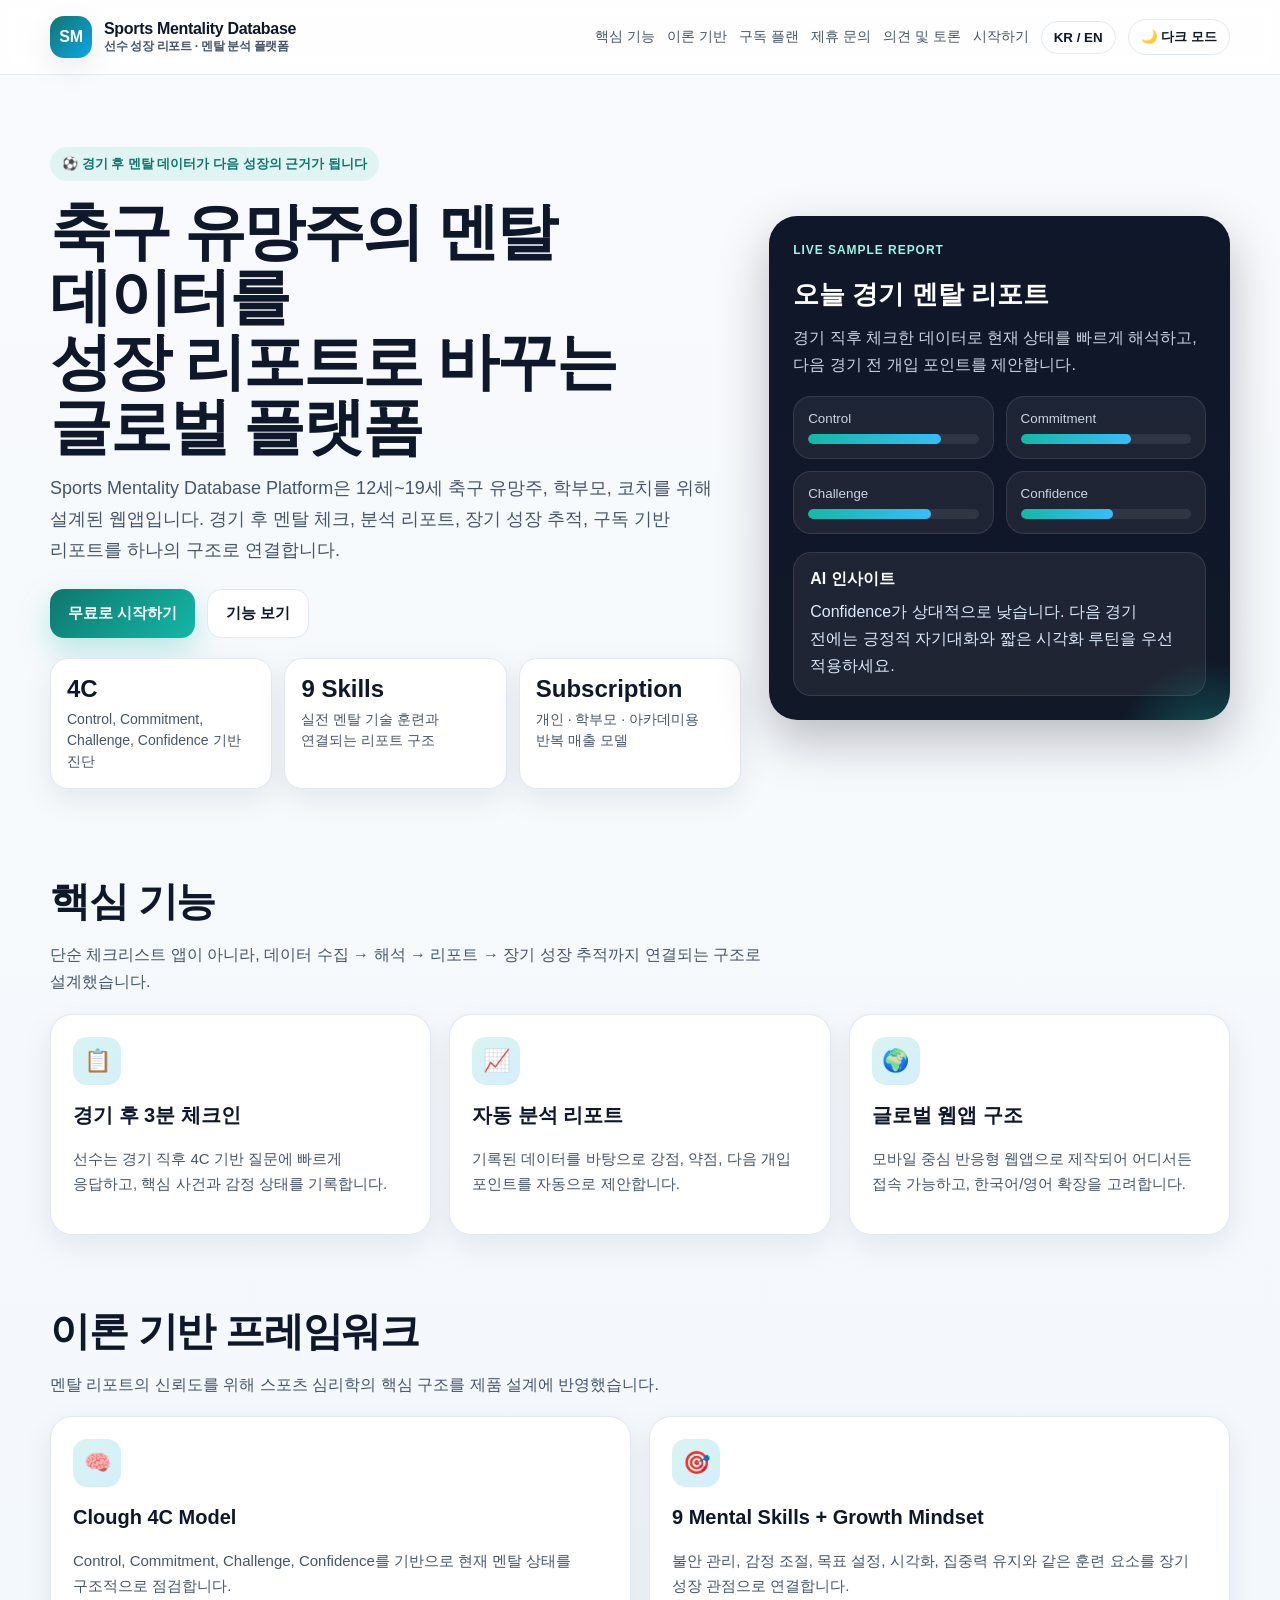
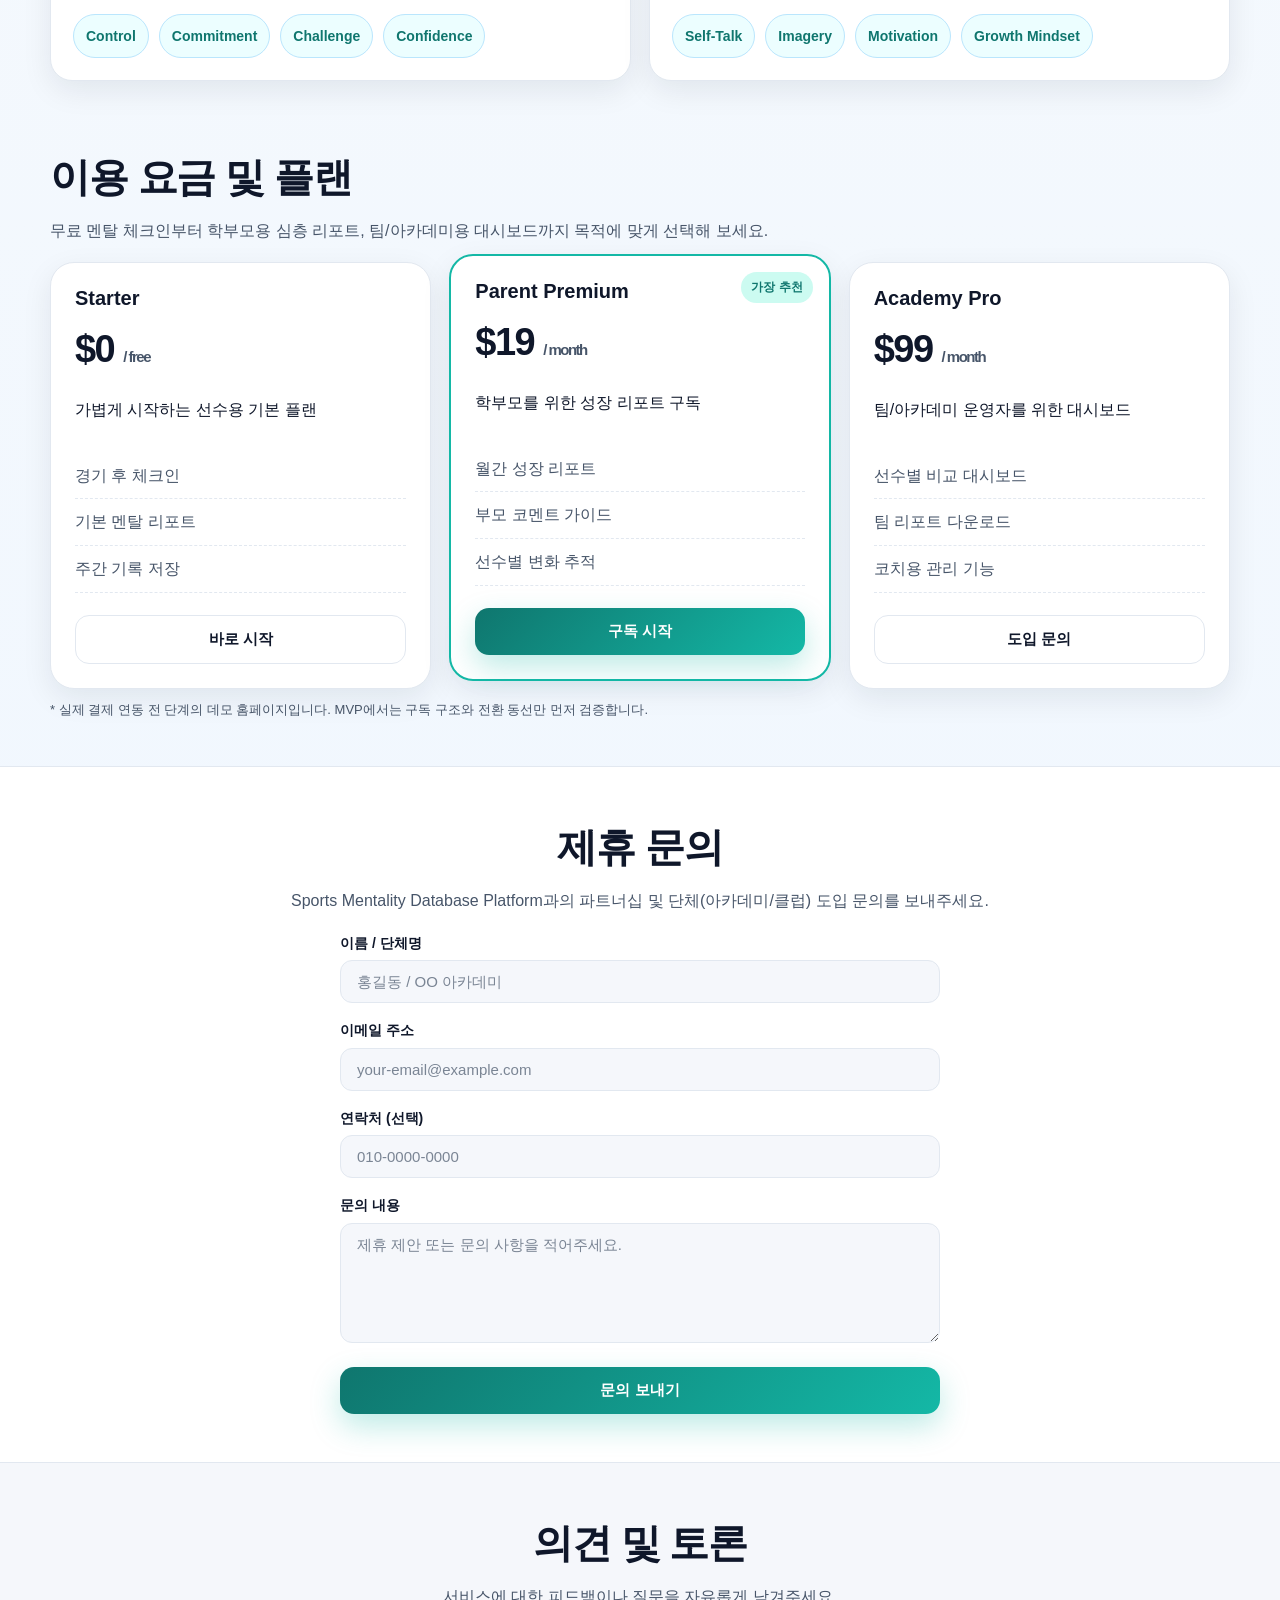
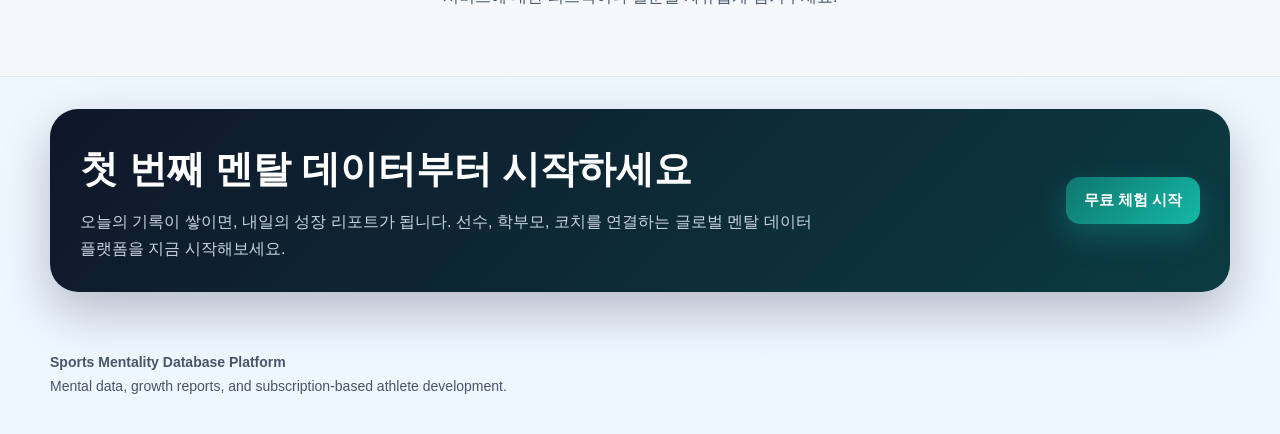
<file: index.html>
<!DOCTYPE html>
<html lang="ko">
<head>
  <meta charset="UTF-8" />
  <meta name="viewport" content="width=device-width, initial-scale=1.0" />
  <title>Sports Mentality Database Platform</title>
  <style>
    :root {
      --bg: #f5f7fb;
      --bg-gradient: linear-gradient(180deg, #f8fafc 0%, #eef6ff 100%);
      --card: #ffffff;
      --text: #0f172a;
      --muted: #475569;
      --line: #e2e8f0;
      --primary: #0f766e;
      --primary-2: #14b8a6;
      --accent: #0ea5e9;
      --dark: #0b1120;
      --success: #16a34a;
      --shadow: 0 10px 30px rgba(15, 23, 42, 0.08);
      --radius: 20px;
      --max: 1180px;

      --header-bg: rgba(255, 255, 255, 0.82);
      --header-border: rgba(226, 232, 240, 0.8);
      --btn-secondary-bg: #ffffff;
      --pill-bg: #ecfeff;
      --pill-border: #bae6fd;
      --pill-text: #0f766e;
      --price-card-bg: #ffffff;
      --price-card-featured-bg: #ffffff;
    }

    html[data-theme="dark"] {
      --bg: #0b1120;
      --bg-gradient: linear-gradient(180deg, #0b1120 0%, #070d19 100%);
      --card: #1e293b;
      --text: #f8fafc;
      --muted: #94a3b8;
      --line: #334155;
      --primary: #2dd4bf;
      --primary-2: #14b8a6;
      --accent: #38bdf8;
      --success: #22c55e;
      --shadow: 0 10px 30px rgba(0, 0, 0, 0.25);

      --header-bg: rgba(11, 17, 32, 0.82);
      --header-border: rgba(51, 65, 85, 0.8);
      --btn-secondary-bg: #1e293b;
      --pill-bg: #115e59;
      --pill-border: #14b8a6;
      --pill-text: #ccfbf1;
      --price-card-bg: #1e293b;
      --price-card-featured-bg: #0f172a;
    }

    * { box-sizing: border-box; }
    html { scroll-behavior: smooth; }
    body {
      margin: 0;
      font-family: -apple-system, BlinkMacSystemFont, "Segoe UI", Roboto, "Noto Sans KR", Arial, sans-serif;
      background: var(--bg-gradient);
      color: var(--text);
      transition: background-color 0.3s ease, color 0.3s ease;
      word-break: keep-all;
      overflow-wrap: break-word;
    }

    h1, h2, h3, p, li, span, label {
      word-break: keep-all;
      overflow-wrap: break-word;
      line-height: 1.6;
    }

    a { color: inherit; text-decoration: none; }
    .container { width: min(var(--max), calc(100% - 32px)); margin: 0 auto; }

    header {
      position: sticky;
      top: 0;
      z-index: 20;
      backdrop-filter: blur(10px);
      background: var(--header-bg);
      border-bottom: 1px solid var(--header-border);
      transition: background-color 0.3s ease, border-color 0.3s ease;
    }

    .nav {
      display: flex;
      align-items: center;
      justify-content: space-between;
      padding: 16px 0;
      gap: 16px;
    }

    .brand {
      display: flex;
      align-items: center;
      gap: 12px;
      font-weight: 800;
      letter-spacing: -0.02em;
    }

    .brand-badge {
      width: 42px;
      height: 42px;
      border-radius: 14px;
      display: grid;
      place-items: center;
      color: white;
      background: linear-gradient(135deg, var(--primary), var(--accent));
      box-shadow: var(--shadow);
      font-weight: 900;
    }

    .nav-links {
      display: flex;
      align-items: center;
      gap: 12px;
      color: var(--muted);
      font-size: 14px;
    }

    .lang-toggle, .theme-toggle {
      border: 1px solid var(--line);
      background: var(--btn-secondary-bg);
      color: var(--text);
      border-radius: 999px;
      padding: 8px 12px;
      font-weight: 700;
      cursor: pointer;
      transition: all 0.3s ease;
      display: flex;
      align-items: center;
      justify-content: center;
      gap: 6px;
    }
    .lang-toggle:hover, .theme-toggle:hover {
      background: var(--line);
    }

    .hero {
      padding: 72px 0 48px;
    }

    .hero-grid {
      display: grid;
      grid-template-columns: 1.2fr 0.8fr;
      gap: 28px;
      align-items: center;
    }

    .eyebrow {
      display: inline-flex;
      gap: 8px;
      align-items: center;
      padding: 8px 12px;
      border-radius: 999px;
      background: rgba(20,184,166,0.1);
      color: var(--primary);
      font-size: 13px;
      font-weight: 800;
      margin-bottom: 18px;
    }

    h1 {
      margin: 0 0 14px;
      font-size: clamp(34px, 6vw, 62px);
      line-height: 1.05;
      letter-spacing: -0.04em;
    }

    .lead {
      color: var(--muted);
      font-size: 18px;
      line-height: 1.7;
      max-width: 760px;
      margin: 0 0 24px;
    }

    .cta-row {
      display: flex;
      gap: 12px;
      flex-wrap: wrap;
      margin-bottom: 20px;
    }

    .btn {
      border: 0;
      cursor: pointer;
      border-radius: 14px;
      padding: 14px 18px;
      font-weight: 800;
      font-size: 15px;
      transition: transform .18s ease, box-shadow .18s ease, background-color 0.3s ease, color 0.3s ease, border-color 0.3s ease;
      display: inline-flex;
      align-items: center;
      justify-content: center;
      gap: 10px;
    }

    .btn:hover { transform: translateY(-1px); }
    .btn-primary {
      color: white;
      background: linear-gradient(135deg, var(--primary), var(--primary-2));
      box-shadow: 0 12px 30px rgba(20, 184, 166, 0.28);
    }
    .btn-secondary {
      background: var(--btn-secondary-bg);
      border: 1px solid var(--line);
      color: var(--text);
    }

    .mini-stats {
      display: grid;
      grid-template-columns: repeat(3, 1fr);
      gap: 12px;
      margin-top: 18px;
    }

    .stat {
      background: var(--card);
      border: 1px solid var(--line);
      border-radius: 18px;
      padding: 16px;
      box-shadow: var(--shadow);
      transition: background-color 0.3s ease, border-color 0.3s ease;
    }

    .stat strong { display: block; font-size: 24px; margin-bottom: 6px; }
    .stat span { color: var(--muted); font-size: 14px; line-height: 1.5; }

    .hero-card {
      background: linear-gradient(180deg, #0f172a 0%, #111827 100%);
      color: white;
      border-radius: 28px;
      padding: 24px;
      box-shadow: 0 20px 50px rgba(2,6,23,0.25);
      position: relative;
      overflow: hidden;
    }

    .hero-card::after {
      content: "";
      position: absolute;
      inset: auto -20% -30% auto;
      width: 220px;
      height: 220px;
      background: radial-gradient(circle, rgba(20,184,166,0.45), transparent 65%);
      border-radius: 50%;
    }

    .card-label {
      display: inline-block;
      font-size: 12px;
      font-weight: 800;
      letter-spacing: .08em;
      color: #99f6e4;
      margin-bottom: 14px;
    }

    .score-box {
      display: grid;
      grid-template-columns: repeat(2, 1fr);
      gap: 12px;
      margin-top: 18px;
    }

    .score-item {
      background: rgba(255,255,255,0.06);
      border: 1px solid rgba(255,255,255,0.1);
      border-radius: 18px;
      padding: 14px;
    }

    .score-item small {
      display: block;
      color: #cbd5e1;
      margin-bottom: 8px;
    }

    .score-bar {
      height: 10px;
      width: 100%;
      border-radius: 999px;
      background: rgba(255,255,255,0.08);
      overflow: hidden;
    }

    .score-bar > div {
      height: 100%;
      border-radius: inherit;
      background: linear-gradient(90deg, #14b8a6, #38bdf8);
    }

    section {
      padding: 32px 0;
    }

    .section-head {
      margin-bottom: 18px;
    }

    .section-head h2 {
      margin: 0 0 8px;
      font-size: clamp(26px, 4vw, 40px);
      letter-spacing: -0.03em;
    }

    .section-head p {
      margin: 0;
      color: var(--muted);
      line-height: 1.7;
      max-width: 780px;
    }

    .cards {
      display: grid;
      grid-template-columns: repeat(3, 1fr);
      gap: 18px;
    }

    .card {
      background: var(--card);
      border: 1px solid var(--line);
      border-radius: 22px;
      padding: 22px;
      box-shadow: var(--shadow);
      transition: background-color 0.3s ease, border-color 0.3s ease, transform 0.2s ease;
    }

    .icon {
      width: 48px;
      height: 48px;
      border-radius: 14px;
      display: grid;
      place-items: center;
      background: linear-gradient(135deg, rgba(20,184,166,0.16), rgba(14,165,233,0.18));
      font-size: 22px;
      margin-bottom: 14px;
    }

    .card h3 {
      margin: 0 0 8px;
      font-size: 20px;
    }

    .card p, .card li {
      color: var(--muted);
      line-height: 1.7;
      font-size: 15px;
    }

    .framework {
      display: grid;
      grid-template-columns: 1fr 1fr;
      gap: 18px;
    }

    .pill-list {
      display: flex;
      flex-wrap: wrap;
      gap: 10px;
      margin-top: 14px;
    }

    .pill {
      padding: 10px 12px;
      border-radius: 999px;
      background: var(--pill-bg);
      border: 1px solid var(--pill-border);
      font-size: 14px;
      font-weight: 700;
      color: var(--pill-text);
      transition: background-color 0.3s ease, border-color 0.3s ease, color 0.3s ease;
    }

    .pricing {
      display: grid;
      grid-template-columns: repeat(3, 1fr);
      gap: 18px;
      align-items: stretch;
    }

    .price-card {
      background: var(--price-card-bg);
      border: 1px solid var(--line);
      border-radius: 24px;
      padding: 24px;
      box-shadow: var(--shadow);
      display: flex;
      flex-direction: column;
      position: relative;
      transition: background-color 0.3s ease, border-color 0.3s ease, transform 0.2s ease;
    }

    .price-card.featured {
      border: 2px solid var(--primary-2);
      background: var(--price-card-featured-bg);
      transform: translateY(-8px);
    }

    .badge {
      position: absolute;
      top: 16px;
      right: 16px;
      background: #ccfbf1;
      color: var(--primary);
      font-size: 12px;
      font-weight: 800;
      padding: 6px 10px;
      border-radius: 999px;
    }

    .price-name { font-size: 20px; font-weight: 800; margin-bottom: 8px; }
    .price-amount { font-size: 38px; font-weight: 900; letter-spacing: -0.04em; margin: 10px 0; }
    .price-amount small { font-size: 15px; color: var(--muted); font-weight: 700; }

    ul.clean {
      list-style: none;
      margin: 14px 0 22px;
      padding: 0;
    }

    ul.clean li {
      padding: 10px 0;
      border-bottom: 1px dashed var(--line);
      color: var(--muted);
    }

    .price-card .btn { margin-top: auto; width: 100%; }

    .cta-banner {
      background: linear-gradient(135deg, #0f172a, #0b3b42);
      color: white;
      border-radius: 28px;
      padding: 30px;
      display: flex;
      justify-content: space-between;
      align-items: center;
      gap: 20px;
      box-shadow: 0 20px 50px rgba(2,6,23,0.24);
    }

    footer {
      padding: 30px 0 40px;
      color: var(--muted);
      font-size: 14px;
    }

    .small-note {
      color: var(--muted);
      font-size: 13px;
      line-height: 1.7;
      margin-top: 10px;
    }

    @media (max-width: 980px) {
      .hero-grid,
      .framework,
      .cards,
      .pricing {
        grid-template-columns: 1fr;
      }
      .cta-banner {
        flex-direction: column;
        align-items: flex-start;
      }
      .price-card.featured { transform: none; }
    }

    @media (max-width: 720px) {
      .nav { align-items: flex-start; flex-direction: column; }
      .nav-links { flex-wrap: wrap; }
      .mini-stats, .score-box { grid-template-columns: 1fr; }
      .hero { padding-top: 42px; }
    }

    .contact-section {
      padding: 48px 0;
      background: var(--card);
      border-top: 1px solid var(--line);
      border-bottom: 1px solid var(--line);
      transition: background-color 0.3s ease, border-color 0.3s ease;
    }
    .comments-section {
      padding: 48px 0;
      background: var(--bg);
      border-bottom: 1px solid var(--line);
      transition: background-color 0.3s ease, border-color 0.3s ease;
    }
    .contact-form {
      max-width: 600px;
      margin: 0 auto;
      display: flex;
      flex-direction: column;
      gap: 16px;
    }
    .form-group {
      display: flex;
      flex-direction: column;
      gap: 6px;
    }
    .form-group label {
      font-weight: 700;
      font-size: 14px;
      color: var(--text);
    }
    .form-control {
      padding: 12px 16px;
      border: 1px solid var(--line);
      background: var(--bg);
      color: var(--text);
      border-radius: 12px;
      font-size: 15px;
      font-family: inherit;
      transition: all 0.3s ease;
    }
    .form-control:focus {
      outline: none;
      border-color: var(--primary-2);
      box-shadow: 0 0 0 3px rgba(20, 184, 166, 0.15);
    }
    .form-control::placeholder {
      color: var(--muted);
      opacity: 0.7;
    }
    textarea.form-control {
      resize: vertical;
      min-height: 120px;
    }
  </style>
</head>
<body>
  <header>
    <div class="container nav">
      <div class="brand">
        <div class="brand-badge">SM</div>
        <div>
          <div id="brand-title">Sports Mentality Database</div>
          <div id="brand-subtitle" style="font-size:12px;color:var(--muted);font-weight:600;">선수 성장 리포트 · 멘탈 분석 플랫폼</div>
        </div>
      </div>

      <nav class="nav-links">
        <a href="#features" data-ko="핵심 기능" data-en="Features">핵심 기능</a>
        <a href="#framework" data-ko="이론 기반" data-en="Framework">이론 기반</a>
        <a href="#pricing" data-ko="구독 플랜" data-en="Pricing">구독 플랜</a>
        <a href="#contact" data-ko="제휴 문의" data-en="Contact">제휴 문의</a>
        <a href="#comments" data-ko="의견 및 토론" data-en="Discussion">의견 및 토론</a>
        <a href="#cta" data-ko="시작하기" data-en="Get Started">시작하기</a>
        <button class="lang-toggle" id="langBtn">KR / EN</button>
        <button class="theme-toggle" id="themeBtn" aria-label="Toggle theme">🌙 다크 모드</button>
      </nav>
    </div>
  </header>

  <main>
    <section class="hero">
      <div class="container hero-grid">
        <div>
          <div class="eyebrow" id="eyebrow">⚽ 경기 후 멘탈 데이터가 다음 성장의 근거가 됩니다</div>
          <h1 id="hero-title">축구 유망주의 멘탈 데이터를<br />성장 리포트로 바꾸는 글로벌 플랫폼</h1>
          <p class="lead" id="hero-lead">
            Sports Mentality Database Platform은 12세~19세 축구 유망주, 학부모, 코치를 위해 설계된 웹앱입니다.
            경기 후 멘탈 체크, 분석 리포트, 장기 성장 추적, 구독 기반 리포트를 하나의 구조로 연결합니다.
          </p>

          <div class="cta-row">
            <a href="#pricing" class="btn btn-primary" id="primary-cta">무료로 시작하기</a>
            <a href="#features" class="btn btn-secondary" id="secondary-cta">기능 보기</a>
          </div>

          <div class="mini-stats">
            <div class="stat">
              <strong>4C</strong>
              <span id="stat1">Control, Commitment, Challenge, Confidence 기반 진단</span>
            </div>
            <div class="stat">
              <strong>9 Skills</strong>
              <span id="stat2">실전 멘탈 기술 훈련과 연결되는 리포트 구조</span>
            </div>
            <div class="stat">
              <strong>Subscription</strong>
              <span id="stat3">개인 · 학부모 · 아카데미용 반복 매출 모델</span>
            </div>
          </div>
        </div>

        <div class="hero-card">
          <span class="card-label" id="card-label">LIVE SAMPLE REPORT</span>
          <h3 id="sample-title" style="margin:0 0 8px;font-size:26px;">오늘 경기 멘탈 리포트</h3>
          <p id="sample-desc" style="margin:0;color:#cbd5e1;line-height:1.7;">
            경기 직후 체크한 데이터로 현재 상태를 빠르게 해석하고, 다음 경기 전 개입 포인트를 제안합니다.
          </p>

          <div class="score-box">
            <div class="score-item">
              <small>Control</small>
              <div class="score-bar"><div style="width:78%"></div></div>
            </div>
            <div class="score-item">
              <small>Commitment</small>
              <div class="score-bar"><div style="width:65%"></div></div>
            </div>
            <div class="score-item">
              <small>Challenge</small>
              <div class="score-bar"><div style="width:72%"></div></div>
            </div>
            <div class="score-item">
              <small>Confidence</small>
              <div class="score-bar"><div style="width:54%"></div></div>
            </div>
          </div>

          <div style="margin-top:18px;padding:16px;border-radius:18px;background:rgba(255,255,255,0.06);border:1px solid rgba(255,255,255,0.1);">
            <strong id="insight-title">AI 인사이트</strong>
            <p id="insight-copy" style="margin:8px 0 0;color:#dbeafe;line-height:1.7;">
              Confidence가 상대적으로 낮습니다. 다음 경기 전에는 긍정적 자기대화와 짧은 시각화 루틴을 우선 적용하세요.
            </p>
          </div>
        </div>
      </div>
    </section>

    <section id="features">
      <div class="container">
        <div class="section-head">
          <h2 id="features-title">핵심 기능</h2>
          <p id="features-desc">단순 체크리스트 앱이 아니라, 데이터 수집 → 해석 → 리포트 → 장기 성장 추적까지 연결되는 구조로 설계했습니다.</p>
        </div>

        <div class="cards">
          <article class="card">
            <div class="icon">📋</div>
            <h3 id="feature1-title">경기 후 3분 체크인</h3>
            <p id="feature1-copy">선수는 경기 직후 4C 기반 질문에 빠르게 응답하고, 핵심 사건과 감정 상태를 기록합니다.</p>
          </article>

          <article class="card">
            <div class="icon">📈</div>
            <h3 id="feature2-title">자동 분석 리포트</h3>
            <p id="feature2-copy">기록된 데이터를 바탕으로 강점, 약점, 다음 개입 포인트를 자동으로 제안합니다.</p>
          </article>

          <article class="card">
            <div class="icon">🌍</div>
            <h3 id="feature3-title">글로벌 웹앱 구조</h3>
            <p id="feature3-copy">모바일 중심 반응형 웹앱으로 제작되어 어디서든 접속 가능하고, 한국어/영어 확장을 고려합니다.</p>
          </article>
        </div>
      </div>
    </section>

    <section id="framework">
      <div class="container">
        <div class="section-head">
          <h2 id="framework-title">이론 기반 프레임워크</h2>
          <p id="framework-desc">멘탈 리포트의 신뢰도를 위해 스포츠 심리학의 핵심 구조를 제품 설계에 반영했습니다.</p>
        </div>

        <div class="framework">
          <article class="card">
            <div class="icon">🧠</div>
            <h3>Clough 4C Model</h3>
            <p id="fw1-copy">Control, Commitment, Challenge, Confidence를 기반으로 현재 멘탈 상태를 구조적으로 점검합니다.</p>
            <div class="pill-list">
              <span class="pill">Control</span>
              <span class="pill">Commitment</span>
              <span class="pill">Challenge</span>
              <span class="pill">Confidence</span>
            </div>
          </article>

          <article class="card">
            <div class="icon">🎯</div>
            <h3>9 Mental Skills + Growth Mindset</h3>
            <p id="fw2-copy">불안 관리, 감정 조절, 목표 설정, 시각화, 집중력 유지와 같은 훈련 요소를 장기 성장 관점으로 연결합니다.</p>
            <div class="pill-list">
              <span class="pill">Self-Talk</span>
              <span class="pill">Imagery</span>
              <span class="pill">Motivation</span>
              <span class="pill">Growth Mindset</span>
            </div>
          </article>
        </div>
      </div>
    </section>

    <section id="pricing">
      <div class="container">
        <div class="section-head">
          <h2 id="pricing-title">이용 요금 및 플랜</h2>
          <p id="pricing-desc">무료 멘탈 체크인부터 학부모용 심층 리포트, 팀/아카데미용 대시보드까지 목적에 맞게 선택해 보세요.</p>
        </div>

        <div class="pricing">
          <article class="price-card">
            <div class="price-name" id="plan1-name">Starter</div>
            <div class="price-amount">$0 <small id="plan1-period">/ free</small></div>
            <p id="plan1-desc">가볍게 시작하는 선수용 기본 플랜</p>
            <ul class="clean">
              <li id="plan1-li1">경기 후 체크인</li>
              <li id="plan1-li2">기본 멘탈 리포트</li>
              <li id="plan1-li3">주간 기록 저장</li>
            </ul>
            <button class="btn btn-secondary" id="plan1-btn">바로 시작</button>
          </article>

          <article class="price-card featured">
            <span class="badge" id="popular-badge">가장 추천</span>
            <div class="price-name" id="plan2-name">Parent Premium</div>
            <div class="price-amount">$19 <small id="plan2-period">/ month</small></div>
            <p id="plan2-desc">학부모를 위한 성장 리포트 구독</p>
            <ul class="clean">
              <li id="plan2-li1">월간 성장 리포트</li>
              <li id="plan2-li2">부모 코멘트 가이드</li>
              <li id="plan2-li3">선수별 변화 추적</li>
            </ul>
            <button class="btn btn-primary" id="plan2-btn">구독 시작</button>
          </article>

          <article class="price-card">
            <div class="price-name" id="plan3-name">Academy Pro</div>
            <div class="price-amount">$99 <small id="plan3-period">/ month</small></div>
            <p id="plan3-desc">팀/아카데미 운영자를 위한 대시보드</p>
            <ul class="clean">
              <li id="plan3-li1">선수별 비교 대시보드</li>
              <li id="plan3-li2">팀 리포트 다운로드</li>
              <li id="plan3-li3">코치용 관리 기능</li>
            </ul>
            <button class="btn btn-secondary" id="plan3-btn">도입 문의</button>
          </article>
        </div>

        <p class="small-note" id="pricing-note">* 실제 결제 연동 전 단계의 데모 홈페이지입니다. MVP에서는 구독 구조와 전환 동선만 먼저 검증합니다.</p>
      </div>
    </section>

    <section id="contact" class="contact-section">
      <div class="container">
        <div class="section-head" style="text-align: center;">
          <h2 id="contact-title">제휴 문의</h2>
          <p id="contact-desc" style="margin-left: auto; margin-right: auto;">Sports Mentality Database Platform과의 파트너십 및 단체(아카데미/클럽) 도입 문의를 보내주세요.</p>
        </div>
        
        <form action="https://formspree.io/f/xzdqnlgb" method="POST" class="contact-form">
          <div class="form-group">
            <label for="contact-name" id="label-name">이름 / 단체명</label>
            <input type="text" id="contact-name" name="name" class="form-control" placeholder="홍길동 / OO 아카데미" required />
          </div>
          
          <div class="form-group">
            <label for="contact-email" id="label-email">이메일 주소</label>
            <input type="email" id="contact-email" name="email" class="form-control" placeholder="your-email@example.com" required />
          </div>
          
          <div class="form-group">
            <label for="contact-phone" id="label-phone">연락처 (선택)</label>
            <input type="tel" id="contact-phone" name="phone" class="form-control" placeholder="010-0000-0000" />
          </div>
          
          <div class="form-group">
            <label for="contact-message" id="label-message">문의 내용</label>
            <textarea id="contact-message" name="message" class="form-control" placeholder="제휴 제안 또는 문의 사항을 적어주세요." required></textarea>
          </div>
          
          <button type="submit" class="btn btn-primary" id="contact-submit" style="width: 100%; margin-top: 8px;">문의 보내기</button>
        </form>
      </div>
    </section>

    <section id="comments" class="comments-section">
      <div class="container">
        <div class="section-head" style="text-align: center;">
          <h2 id="comments-title">의견 및 토론</h2>
          <p id="comments-desc" style="margin-left: auto; margin-right: auto;">서비스에 대한 피드백이나 질문을 자유롭게 남겨주세요.</p>
        </div>
        <div id="disqus_thread"></div>
        <noscript>Please enable JavaScript to view the <a href="https://disqus.com/?ref_noscript">comments powered by Disqus.</a></noscript>
      </div>
    </section>

    <section id="cta">
      <div class="container">
        <div class="cta-banner">
          <div>
            <h2 id="cta-title" style="margin:0 0 8px;font-size:clamp(26px,4vw,38px);">첫 번째 멘탈 데이터부터 시작하세요</h2>
            <p id="cta-copy" style="margin:0;color:#cbd5e1;line-height:1.7;max-width:760px;">
              오늘의 기록이 쌓이면, 내일의 성장 리포트가 됩니다. 선수, 학부모, 코치를 연결하는 글로벌 멘탈 데이터 플랫폼을 지금 시작해보세요.
            </p>
          </div>
          <a href="#pricing" class="btn btn-primary" id="cta-btn">무료 체험 시작</a>
        </div>
      </div>
    </section>
  </main>

  <footer>
    <div class="container">
      <strong>Sports Mentality Database Platform</strong>
      <div id="footer-copy" style="margin-top:8px;">Mental data, growth reports, and subscription-based athlete development.</div>
    </div>
  </footer>

  <script>
    const translations = {
      ko: {
        brandSubtitle: '선수 성장 리포트 · 멘탈 분석 플랫폼',
        eyebrow: '⚽ 경기 후 멘탈 데이터가 다음 성장의 근거가 됩니다',
        heroTitle: '축구 유망주의 멘탈 데이터를<br />성장 리포트로 바꾸는 글로벌 플랫폼',
        heroLead: 'Sports Mentality Database Platform은 12세~19세 축구 유망주, 학부모, 코치를 위해 설계된 웹앱입니다. 경기 후 멘탈 체크, 분석 리포트, 장기 성장 추적, 구독 기반 리포트를 하나의 구조로 연결합니다.',
        primaryCta: '무료로 시작하기',
        secondaryCta: '기능 보기',
        stat1: 'Control, Commitment, Challenge, Confidence 기반 진단',
        stat2: '실전 멘탈 기술 훈련과 연결되는 리포트 구조',
        stat3: '선수용 모바일 케어 & 학부모 · 팀용 성장 리포트',
        cardLabel: '실시간 샘플 리포트',
        sampleTitle: '오늘 경기 멘탈 리포트',
        sampleDesc: '경기 직후 기록한 데이터로 현재 멘탈 상태를 빠르게 진단하고, 다음 경기력 향상을 위한 실전 솔루션을 제안합니다.',
        insightTitle: 'AI 인사이트',
        insightCopy: '자신감(Confidence) 점수가 상대적으로 낮게 나타났습니다. 다음 경기 전에는 긍정적인 다짐(Self-talk)과 이미지 트레이닝(Visualization)을 루틴으로 적용해 보세요.',
        featuresTitle: '핵심 기능',
        featuresDesc: '단순한 질문지를 넘어, 경기 후 기록 분석 → 자동 진단 → 피드백 리포트 → 장기 성장 추적까지 하나로 이어집니다.',
        feature1Title: '경기 후 3분 체크인',
        feature1Copy: '선수는 경기 직후 4C 기반 질문에 빠르게 응답하고, 핵심 사건과 감정 상태를 기록합니다.',
        feature2Title: '자동 분석 리포트',
        feature2Copy: '기록된 데이터를 바탕으로 강점, 약점, 다음 개입 포인트를 자동으로 제안합니다.',
        feature3Title: '모바일 최적화 및 글로벌 지원',
        feature3Copy: '스마트폰으로 언제 어디서나 쉽게 접속하여 기록할 수 있으며, 글로벌 언어(한국어/영어)를 완벽하게 지원합니다.',
        frameworkTitle: '이론 기반 프레임워크',
        frameworkDesc: '멘탈 리포트의 신뢰도를 위해 스포츠 심리학의 핵심 구조를 제품 설계에 반영했습니다.',
        fw1Copy: 'Control, Commitment, Challenge, Confidence를 기반으로 현재 멘탈 상태를 구조적으로 점검합니다.',
        fw2Copy: '불안 관리, 감정 조절, 목표 설정, 시각화, 집중력 유지와 같은 훈련 요소를 장기 성장 관점으로 연결합니다.',
        pricingTitle: '이용 요금 및 플랜',
        pricingDesc: '무료 멘탈 체크인부터 학부모용 심층 리포트, 팀/아카데미용 대시보드까지 목적에 맞게 선택해 보세요.',
        plan1Period: '/ 무료',
        plan1Desc: '가볍게 시작하는 선수용 기본 플랜',
        plan1Li1: '경기 후 체크인',
        plan1Li2: '기본 멘탈 리포트',
        plan1Li3: '주간 기록 저장',
        plan1Btn: '바로 시작',
        popularBadge: '가장 추천',
        plan2Period: '/ 월',
        plan2Desc: '학부모를 위한 성장 리포트 구독',
        plan2Li1: '월간 성장 리포트',
        plan2Li2: '부모 코멘트 가이드',
        plan2Li3: '선수별 변화 추적',
        plan2Btn: '구독 시작',
        plan3Period: '/ 월',
        plan3Desc: '팀/아카데미 운영자를 위한 대시보드',
        plan3Li1: '선수별 비교 대시보드',
        plan3Li2: '팀 리포트 다운로드',
        plan3Li3: '코치용 관리 기능',
        plan3Btn: '도입 문의',
        pricingNote: '* 본 페이지는 사전 체험 및 서비스 데모용입니다. 단체 도입 및 상세 제휴 문의는 아래 \'제휴 문의\' 양식을 활용해 주세요.',
        ctaTitle: '첫 번째 멘탈 데이터부터 시작하세요',
        ctaCopy: '오늘의 기록이 쌓이면, 내일의 성장 리포트가 됩니다. 선수, 학부모, 코치를 연결하는 글로벌 멘탈 데이터 플랫폼을 지금 시작해보세요.',
        ctaBtn: '무료 체험 시작',
        footerCopy: 'Mental data, growth reports, and subscription-based athlete development.',
        contactTitle: '제휴 문의',
        contactDesc: 'Sports Mentality Database Platform과의 파트너십 및 단체(아카데미/클럽) 도입 문의를 보내주세요.',
        labelName: '이름 / 단체명',
        labelEmail: '이메일 주소',
        labelPhone: '연락처 (선택)',
        labelMessage: '문의 내용',
        placeholderName: '홍길동 / OO 아카데미',
        placeholderEmail: 'your-email@example.com',
        placeholderPhone: '010-0000-0000',
        placeholderMessage: '제휴 제안 또는 문의 사항을 적어주세요.',
        contactSubmit: '문의 보내기',
        commentsTitle: '의견 및 토론',
        commentsDesc: '서비스에 대한 피드백이나 질문을 자유롭게 남겨주세요.'
      },
      en: {
        brandSubtitle: 'Youth Growth Reports · Mental Analysis Platform',
        eyebrow: '⚽ Post-match mental data becomes the foundation for next growth',
        heroTitle: 'A global platform that turns youth football mental data<br />into growth reports',
        heroLead: 'Sports Mentality Database Platform is a web app designed for football prospects aged 12 to 19, parents, and coaches. It connects post-match check-ins, analysis reports, long-term growth tracking, and subscription-based reporting in one system.',
        primaryCta: 'Start for Free',
        secondaryCta: 'View Features',
        stat1: 'Assessment based on Control, Commitment, Challenge, and Confidence',
        stat2: 'Report structure connected to practical mental skills training',
        stat3: 'Mobile check-in for players, reports for parents and teams',
        cardLabel: 'LIVE SAMPLE REPORT',
        sampleTitle: 'Today\'s Match Mental Report',
        sampleDesc: 'Assess mental state quickly using post-match data and suggest actionable solutions for the next match.',
        insightTitle: 'AI Insight',
        insightCopy: 'Confidence score is relatively low. Prioritize positive self-talk and visualization routines before the next match.',
        featuresTitle: 'Core Features',
        featuresDesc: 'Beyond a simple checklist. Seamlessly connect post-match check-ins, automated insights, parent reports, and long-term analytics.',
        feature1Title: '3-Minute Post-Match Check-In',
        feature1Copy: 'Players answer 4C-based questions immediately after the match and record key events and emotional state.',
        feature2Title: 'Automated Analysis Reports',
        feature2Copy: 'Based on recorded data, the platform suggests strengths, weaknesses, and the next intervention point automatically.',
        feature3Title: 'Mobile Optimized & Global Support',
        feature3Copy: 'Easily access and record on your smartphone anywhere, with full support for both Korean and English.',
        frameworkTitle: 'Framework-Based Design',
        frameworkDesc: 'To improve report credibility, the product structure reflects core models from sport psychology.',
        fw1Copy: 'It assesses current mental condition systematically through Control, Commitment, Challenge, and Confidence.',
        fw2Copy: 'Training elements such as anxiety management, emotion regulation, goal setting, imagery, and concentration are connected to long-term growth.',
        pricingTitle: 'Plans & Pricing',
        pricingDesc: 'Choose from free player check-ins, deep-dive parent insights, or integrated dashboards for teams and academies.',
        plan1Period: '/ free',
        plan1Desc: 'Basic player plan to get started lightly',
        plan1Li1: 'Post-match check-in',
        plan1Li2: 'Basic mental report',
        plan1Li3: 'Weekly record storage',
        plan1Btn: 'Get Started',
        popularBadge: 'Most Popular',
        plan2Period: '/ month',
        plan2Desc: 'Growth report subscription for parents',
        plan2Li1: 'Monthly growth reports',
        plan2Li2: 'Parent comment guide',
        plan2Li3: 'Per-player tracking',
        plan2Btn: 'Start Subscription',
        plan3Period: '/ month',
        plan3Desc: 'Dashboard for team and academy operators',
        plan3Li1: 'Player comparison dashboard',
        plan3Li2: 'Team report export',
        plan3Li3: 'Coach management tools',
        plan3Btn: 'Contact Sales',
        pricingNote: '* This is a demo version for preview. For academy partnership or group inquiries, please use the contact form below.',
        ctaTitle: 'Start with your first mental data point',
        ctaCopy: 'Today\'s record becomes tomorrow\'s growth report. Start a global mental data platform connecting players, parents, and coaches.',
        ctaBtn: 'Start Free Trial',
        footerCopy: 'Mental data, growth reports, and subscription-based athlete development.',
        contactTitle: 'Partnership Inquiry',
        contactDesc: 'Please send your inquiries regarding partnerships or group (academy/club) licensing for our platform.',
        labelName: 'Name / Organization',
        labelEmail: 'Email Address',
        labelPhone: 'Contact Number (Optional)',
        labelMessage: 'Message',
        placeholderName: 'John Doe / OO Academy',
        placeholderEmail: 'your-email@example.com',
        placeholderPhone: '+82 10-0000-0000',
        placeholderMessage: 'Write your partnership proposal or inquiries here.',
        contactSubmit: 'Send Inquiry',
        commentsTitle: 'Comments & Discussion',
        commentsDesc: 'Feel free to leave your feedback or ask questions about our service.'
      }
    };

    let currentLang = 'ko';

    const ids = {
      brandSubtitle: 'brand-subtitle',
      eyebrow: 'eyebrow', heroTitle: 'hero-title', heroLead: 'hero-lead', primaryCta: 'primary-cta', secondaryCta: 'secondary-cta',
      stat1: 'stat1', stat2: 'stat2', stat3: 'stat3', cardLabel: 'card-label', sampleTitle: 'sample-title', sampleDesc: 'sample-desc',
      insightTitle: 'insight-title', insightCopy: 'insight-copy', featuresTitle: 'features-title', featuresDesc: 'features-desc',
      feature1Title: 'feature1-title', feature1Copy: 'feature1-copy', feature2Title: 'feature2-title', feature2Copy: 'feature2-copy',
      feature3Title: 'feature3-title', feature3Copy: 'feature3-copy', frameworkTitle: 'framework-title', frameworkDesc: 'framework-desc',
      fw1Copy: 'fw1-copy', fw2Copy: 'fw2-copy', pricingTitle: 'pricing-title', pricingDesc: 'pricing-desc', plan1Period: 'plan1-period',
      plan1Desc: 'plan1-desc', plan1Li1: 'plan1-li1', plan1Li2: 'plan1-li2', plan1Li3: 'plan1-li3', plan1Btn: 'plan1-btn',
      popularBadge: 'popular-badge', plan2Period: 'plan2-period', plan2Desc: 'plan2-desc', plan2Li1: 'plan2-li1',
      plan2Li2: 'plan2-li2', plan2Li3: 'plan2-li3', plan2Btn: 'plan2-btn', plan3Period: 'plan3-period', plan3Desc: 'plan3-desc',
      plan3Li1: 'plan3-li1', plan3Li2: 'plan3-li2', plan3Li3: 'plan3-li3', plan3Btn: 'plan3-btn', pricingNote: 'pricing-note',
      ctaTitle: 'cta-title', ctaCopy: 'cta-copy', ctaBtn: 'cta-btn', footerCopy: 'footer-copy',
      contactTitle: 'contact-title', contactDesc: 'contact-desc', labelName: 'label-name',
      labelEmail: 'label-email', labelPhone: 'label-phone', labelMessage: 'label-message',
      contactSubmit: 'contact-submit',
      commentsTitle: 'comments-title', commentsDesc: 'comments-desc'
    };

    function setLanguage(lang) {
      const t = translations[lang];
      Object.entries(ids).forEach(([key, id]) => {
        const el = document.getElementById(id);
        if (!el || !t[key]) return;
        if (key === 'heroTitle') el.innerHTML = t[key];
        else el.textContent = t[key];
      });

      document.querySelectorAll('[data-ko][data-en]').forEach(el => {
        el.textContent = lang === 'ko' ? el.dataset.ko : el.dataset.en;
      });

      currentLang = lang;
      document.documentElement.lang = lang;
      updateThemeButton();

      // Update placeholders
      const nameInput = document.getElementById('contact-name');
      const emailInput = document.getElementById('contact-email');
      const phoneInput = document.getElementById('contact-phone');
      const messageInput = document.getElementById('contact-message');
      
      if (nameInput) nameInput.placeholder = t.placeholderName || '';
      if (emailInput) emailInput.placeholder = t.placeholderEmail || '';
      if (phoneInput) phoneInput.placeholder = t.placeholderPhone || '';
      if (messageInput) messageInput.placeholder = t.placeholderMessage || '';

      // Reset Disqus with new language
      if (typeof DISQUS !== 'undefined') {
        DISQUS.reset({
          reload: true,
          config: function () {
            this.language = lang === 'ko' ? 'ko' : 'en';
            this.page.url = window.location.href;
            this.page.identifier = 'product-building-lecture-index';
          }
        });
      }
    }

    // Theme Toggle Logic
    const themeBtn = document.getElementById('themeBtn');
    
    function updateThemeButton() {
      if (!themeBtn) return;
      const isDark = document.documentElement.getAttribute('data-theme') === 'dark';
      if (currentLang === 'ko') {
        themeBtn.textContent = isDark ? '☀️ 라이트 모드' : '🌙 다크 모드';
      } else {
        themeBtn.textContent = isDark ? '☀️ Light Mode' : '🌙 Dark Mode';
      }
    }

    const savedTheme = localStorage.getItem('theme');
    const systemPrefersDark = window.matchMedia('(prefers-color-scheme: dark)').matches;
    const initialTheme = savedTheme || (systemPrefersDark ? 'dark' : 'light');
    
    document.documentElement.setAttribute('data-theme', initialTheme);
    updateThemeButton();

    themeBtn.addEventListener('click', () => {
      const currentTheme = document.documentElement.getAttribute('data-theme');
      const newTheme = currentTheme === 'dark' ? 'light' : 'dark';
      document.documentElement.setAttribute('data-theme', newTheme);
      localStorage.setItem('theme', newTheme);
      updateThemeButton();
    });

    document.getElementById('langBtn').addEventListener('click', () => {
      setLanguage(currentLang === 'ko' ? 'en' : 'ko');
    });

    // Disqus Comments Integration
    var disqus_config = function () {
      this.language = currentLang === 'ko' ? 'ko' : 'en';
      this.page.url = window.location.href;
      this.page.identifier = 'product-building-lecture-index';
    };

    (function() {
      var d = document, s = d.createElement('script');
      s.src = 'https://productbuilder-yvxngq9tue.disqus.com/embed.js';
      s.setAttribute('data-timestamp', +new Date());
      (d.head || d.body).appendChild(s);
    })();
  </script>
</body>
</html>
</file>
